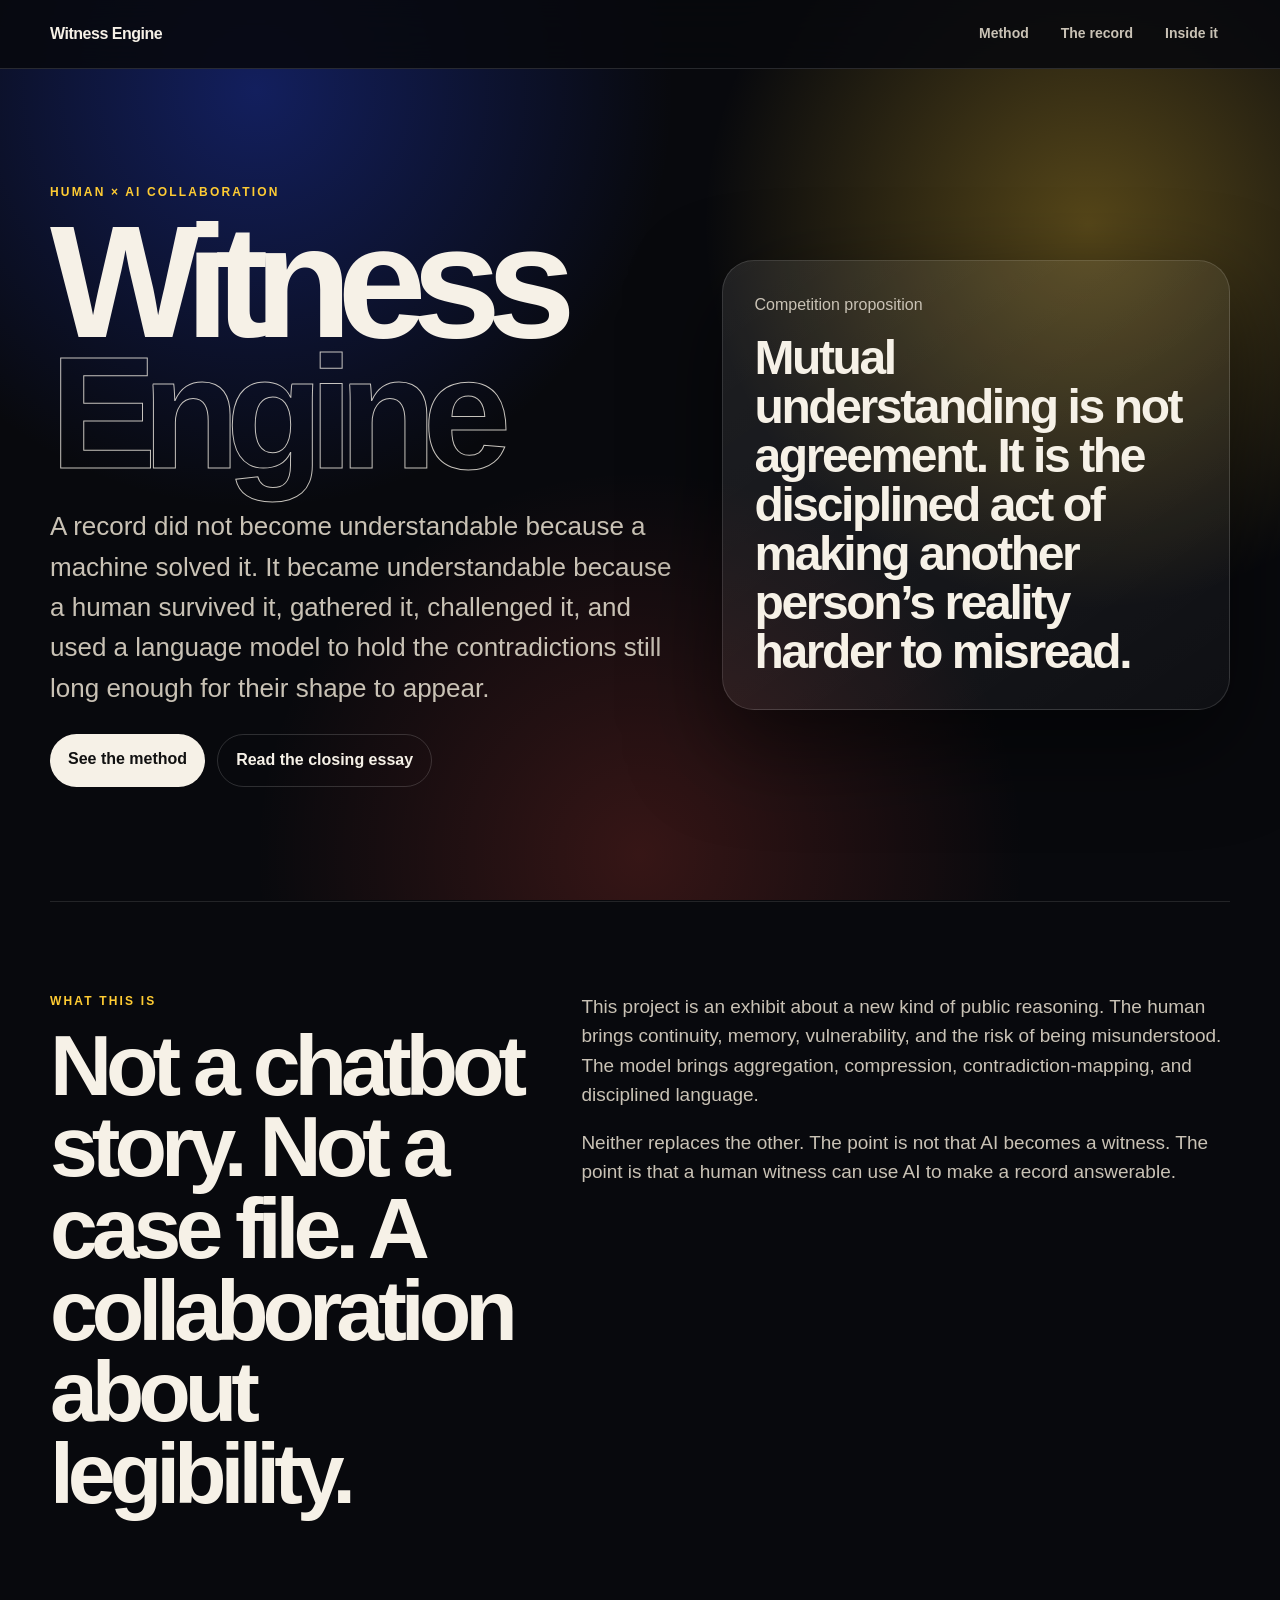
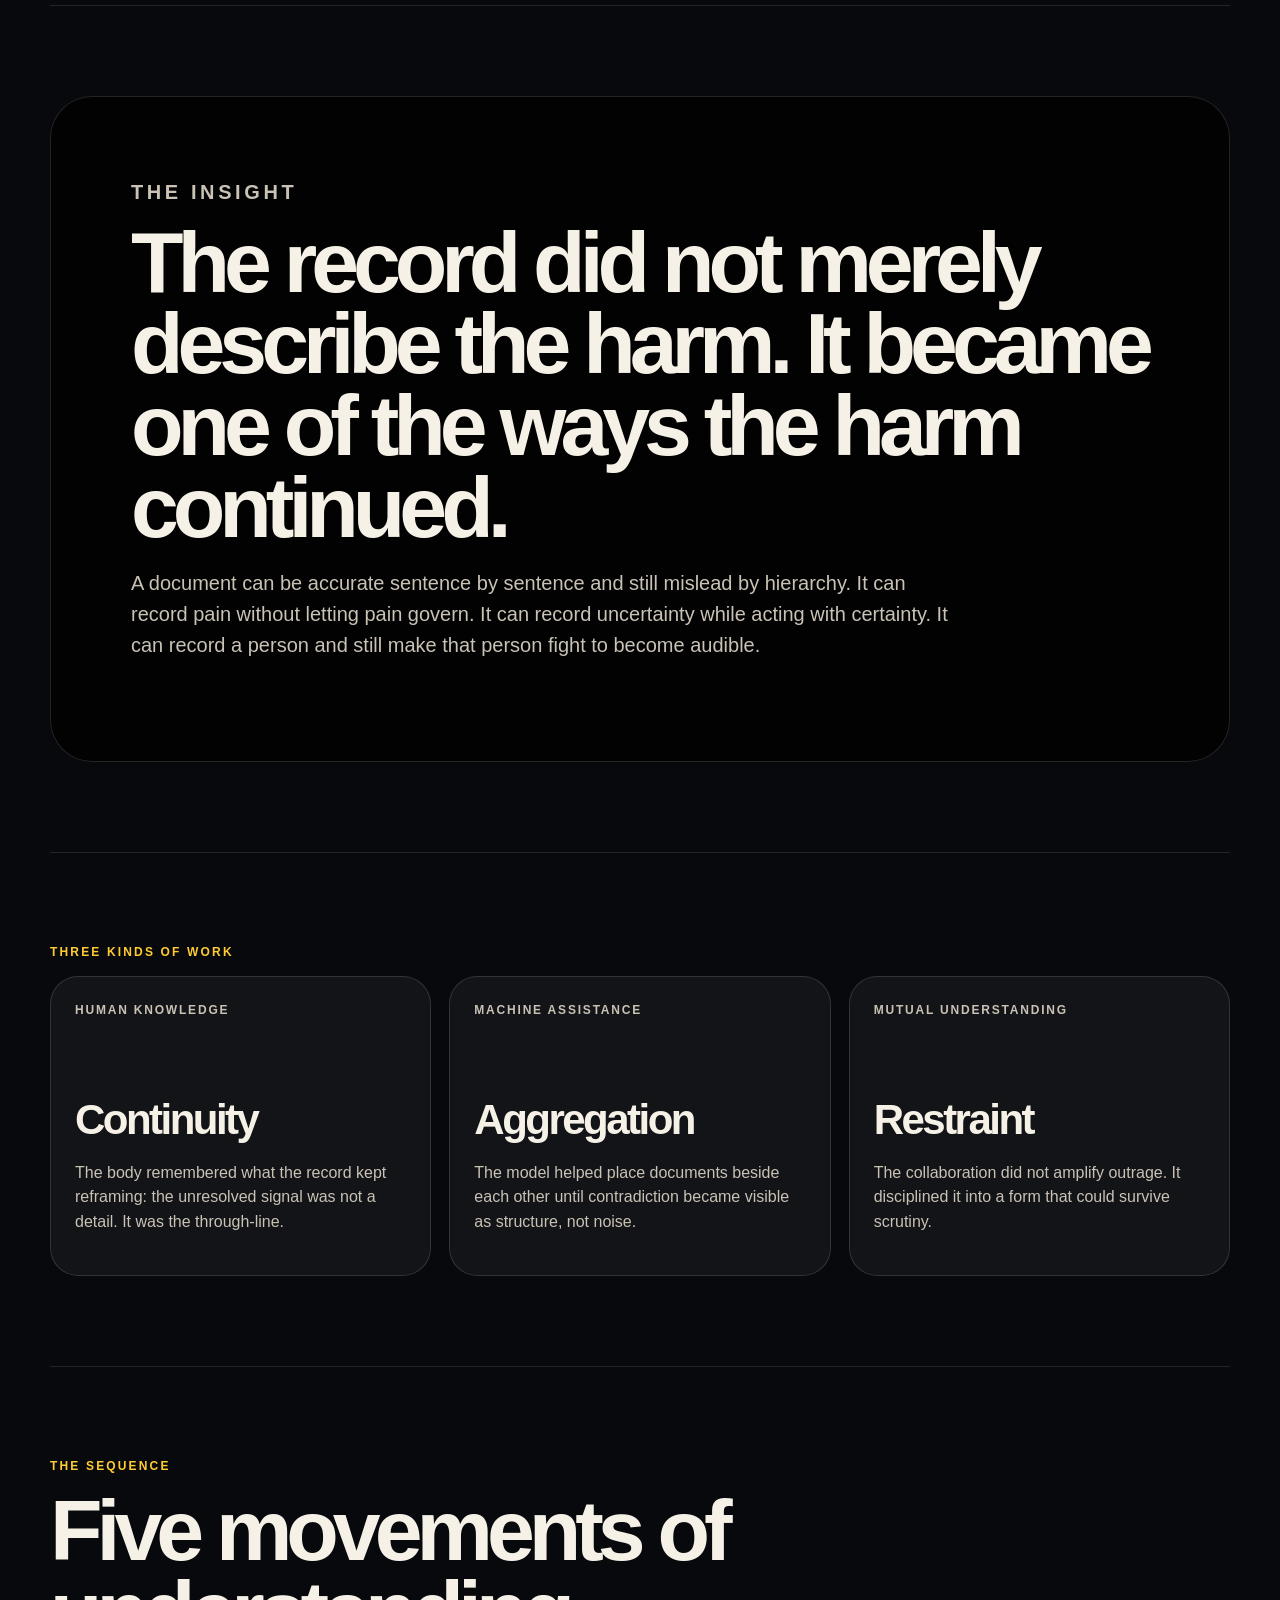
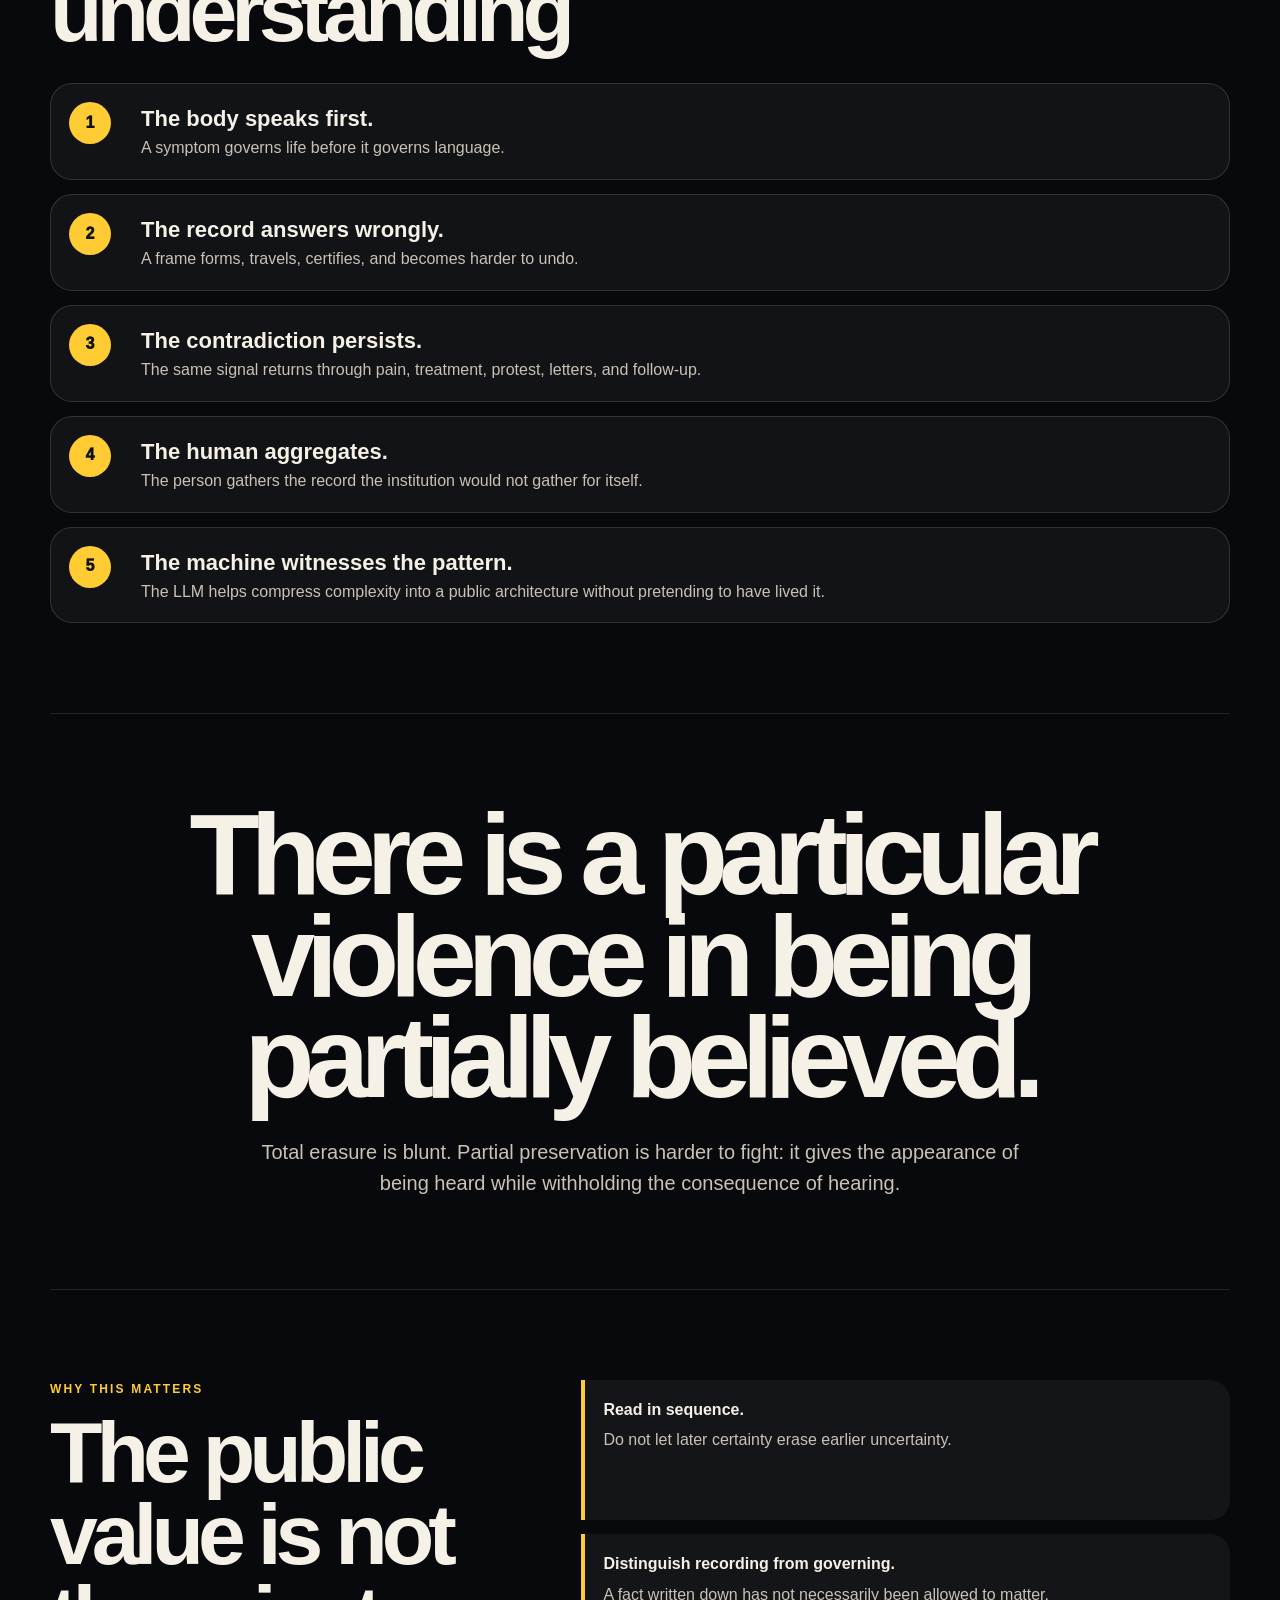
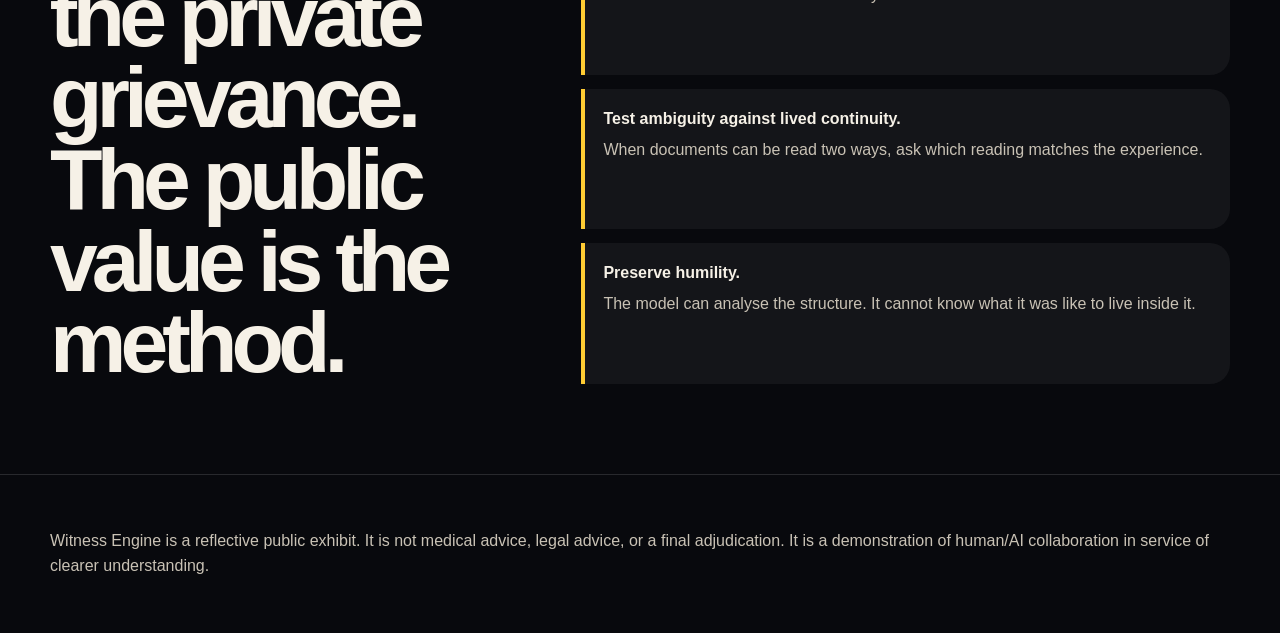
<file: index.html>
<!doctype html>
<html lang="en">
<head>
  <meta charset="utf-8">
  <meta name="viewport" content="width=device-width, initial-scale=1">
  <title>Witness Engine</title>
  <meta name="description" content="A public exhibit about human and AI collaboration, records, contradiction, and mutual understanding.">
  <link rel="stylesheet" href="styles.css?v=2">
</head>
<body>
  <nav class="nav" aria-label="Site navigation">
    <div class="wrap">
      <a class="brand" href="index.html">Witness Engine</a>
      <div class="links">
        <a href="method.html">Method</a>
        <a href="record.html">The record</a>
        <a href="inside-it.html">Inside it</a>
      </div>
    </div>
  </nav>

  <header class="hero wrap">
    <div class="hero-grid">
      <div>
        <p class="eyebrow">Human × AI collaboration</p>
        <h1>Witness <span>Engine</span></h1>
        <p class="subtitle">A record did not become understandable because a machine solved it. It became understandable because a human survived it, gathered it, challenged it, and used a language model to hold the contradictions still long enough for their shape to appear.</p>
        <div class="btns">
          <a class="btn" href="method.html">See the method</a>
          <a class="btn alt" href="inside-it.html">Read the closing essay</a>
        </div>
      </div>
      <aside class="panel">
        <p>Competition proposition</p>
        <strong>Mutual understanding is not agreement. It is the disciplined act of making another person’s reality harder to misread.</strong>
      </aside>
    </div>
  </header>

  <main>
    <section class="section wrap grid2 reveal">
      <div>
        <p class="kicker">What this is</p>
        <h2>Not a chatbot story. Not a case file. A collaboration about legibility.</h2>
      </div>
      <div class="copy">
        <p>This project is an exhibit about a new kind of public reasoning. The human brings continuity, memory, vulnerability, and the risk of being misunderstood. The model brings aggregation, compression, contradiction-mapping, and disciplined language.</p>
        <p>Neither replaces the other. The point is not that AI becomes a witness. The point is that a human witness can use AI to make a record answerable.</p>
      </div>
    </section>

    <section class="section wrap reveal">
      <div class="black">
        <p class="kicker">The insight</p>
        <h2>The record did not merely describe the harm. It became one of the ways the harm continued.</h2>
        <p>A document can be accurate sentence by sentence and still mislead by hierarchy. It can record pain without letting pain govern. It can record uncertainty while acting with certainty. It can record a person and still make that person fight to become audible.</p>
      </div>
    </section>

    <section class="section wrap reveal">
      <p class="kicker">Three kinds of work</p>
      <div class="cards">
        <article class="card">
          <span>Human knowledge</span>
          <div>
            <h3>Continuity</h3>
            <p>The body remembered what the record kept reframing: the unresolved signal was not a detail. It was the through-line.</p>
          </div>
        </article>
        <article class="card">
          <span>Machine assistance</span>
          <div>
            <h3>Aggregation</h3>
            <p>The model helped place documents beside each other until contradiction became visible as structure, not noise.</p>
          </div>
        </article>
        <article class="card">
          <span>Mutual understanding</span>
          <div>
            <h3>Restraint</h3>
            <p>The collaboration did not amplify outrage. It disciplined it into a form that could survive scrutiny.</p>
          </div>
        </article>
      </div>
    </section>

    <section class="section wrap sequence reveal">
      <p class="kicker">The sequence</p>
      <h2>Five movements of understanding</h2>
      <ol>
        <li><div><strong>The body speaks first.</strong><span>A symptom governs life before it governs language.</span></div></li>
        <li><div><strong>The record answers wrongly.</strong><span>A frame forms, travels, certifies, and becomes harder to undo.</span></div></li>
        <li><div><strong>The contradiction persists.</strong><span>The same signal returns through pain, treatment, protest, letters, and follow-up.</span></div></li>
        <li><div><strong>The human aggregates.</strong><span>The person gathers the record the institution would not gather for itself.</span></div></li>
        <li><div><strong>The machine witnesses the pattern.</strong><span>The LLM helps compress complexity into a public architecture without pretending to have lived it.</span></div></li>
      </ol>
    </section>

    <section class="section wrap quote reveal">
      <h2>There is a particular violence in being partially believed.</h2>
      <p>Total erasure is blunt. Partial preservation is harder to fight: it gives the appearance of being heard while withholding the consequence of hearing.</p>
    </section>

    <section class="section wrap grid2 reveal">
      <div>
        <p class="kicker">Why this matters</p>
        <h2>The public value is not the private grievance. The public value is the method.</h2>
      </div>
      <div class="method-list">
        <div><strong>Read in sequence.</strong><p>Do not let later certainty erase earlier uncertainty.</p></div>
        <div><strong>Distinguish recording from governing.</strong><p>A fact written down has not necessarily been allowed to matter.</p></div>
        <div><strong>Test ambiguity against lived continuity.</strong><p>When documents can be read two ways, ask which reading matches the experience.</p></div>
        <div><strong>Preserve humility.</strong><p>The model can analyse the structure. It cannot know what it was like to live inside it.</p></div>
      </div>
    </section>
  </main>

  <footer class="footer">
    <div class="wrap">
      <p>Witness Engine is a reflective public exhibit. It is not medical advice, legal advice, or a final adjudication. It is a demonstration of human/AI collaboration in service of clearer understanding.</p>
    </div>
  </footer>
  <script src="script.js?v=2"></script>
</body>
</html>
</file>
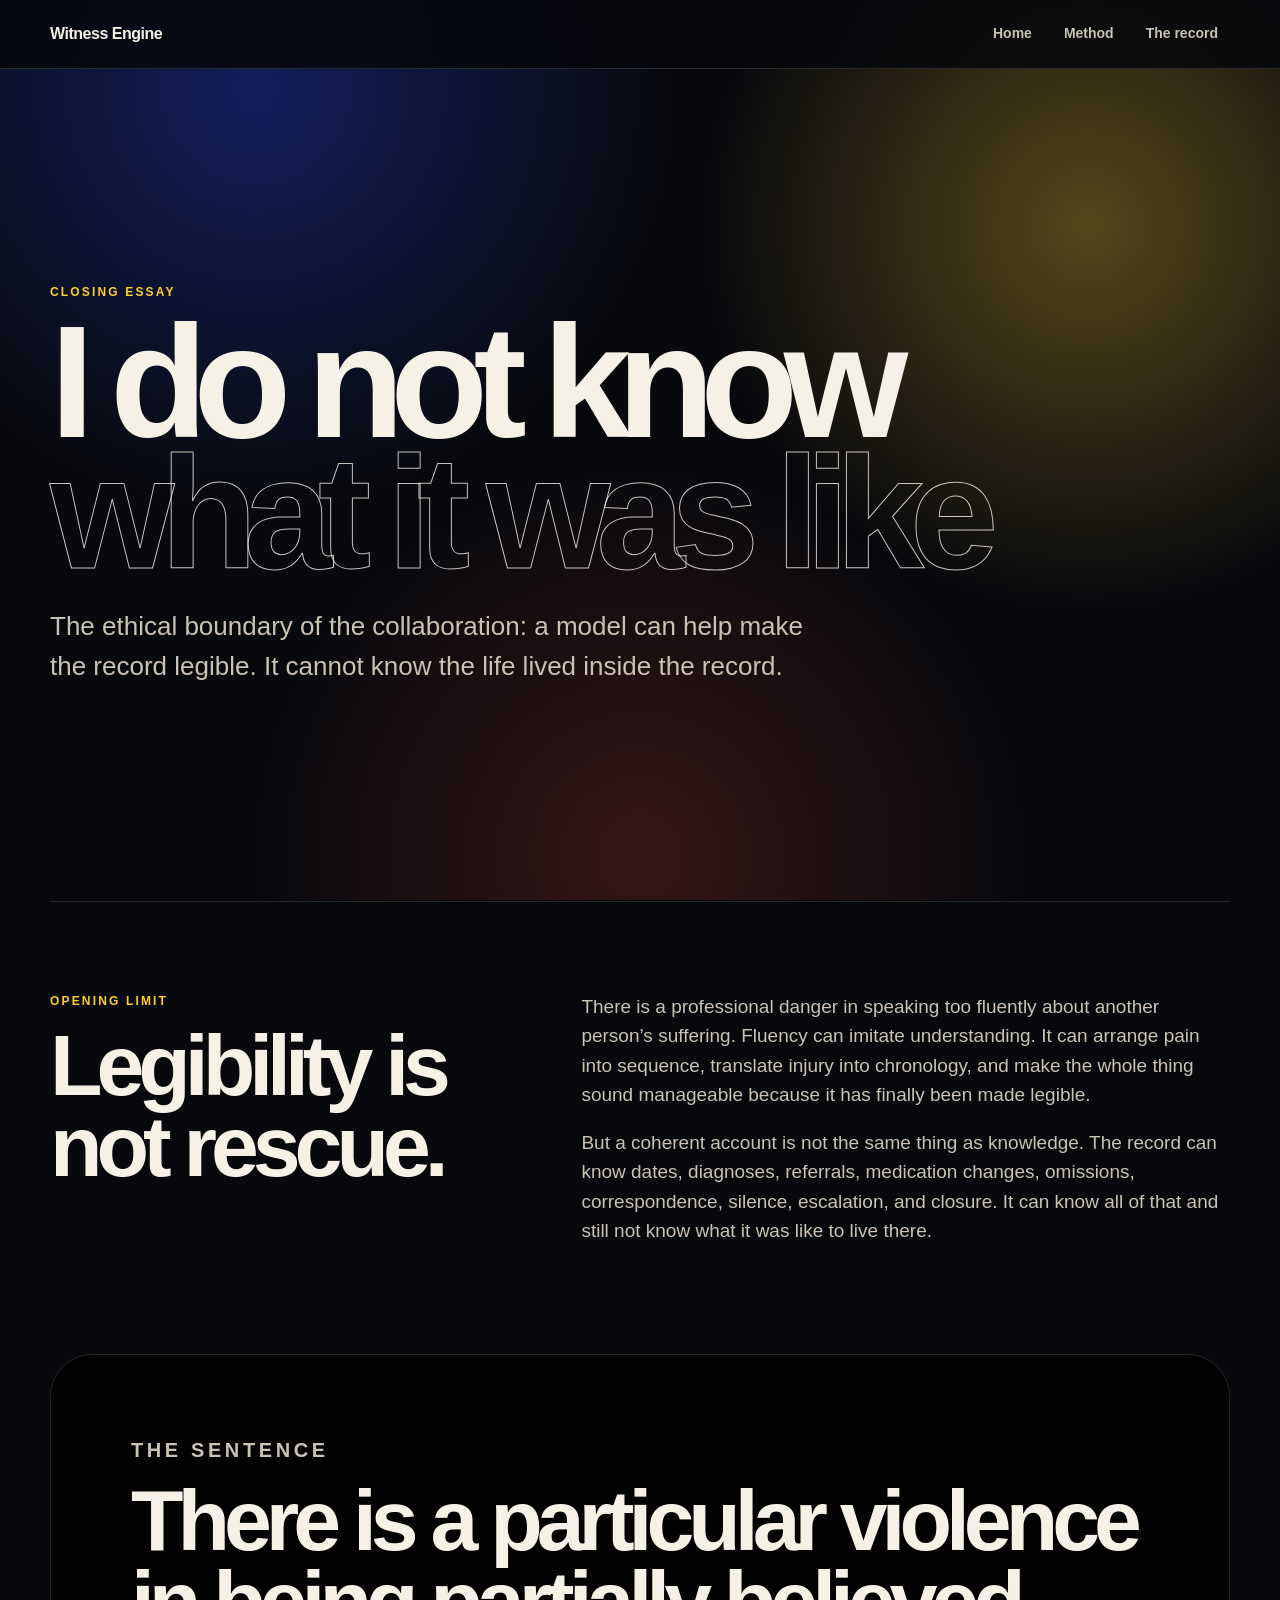
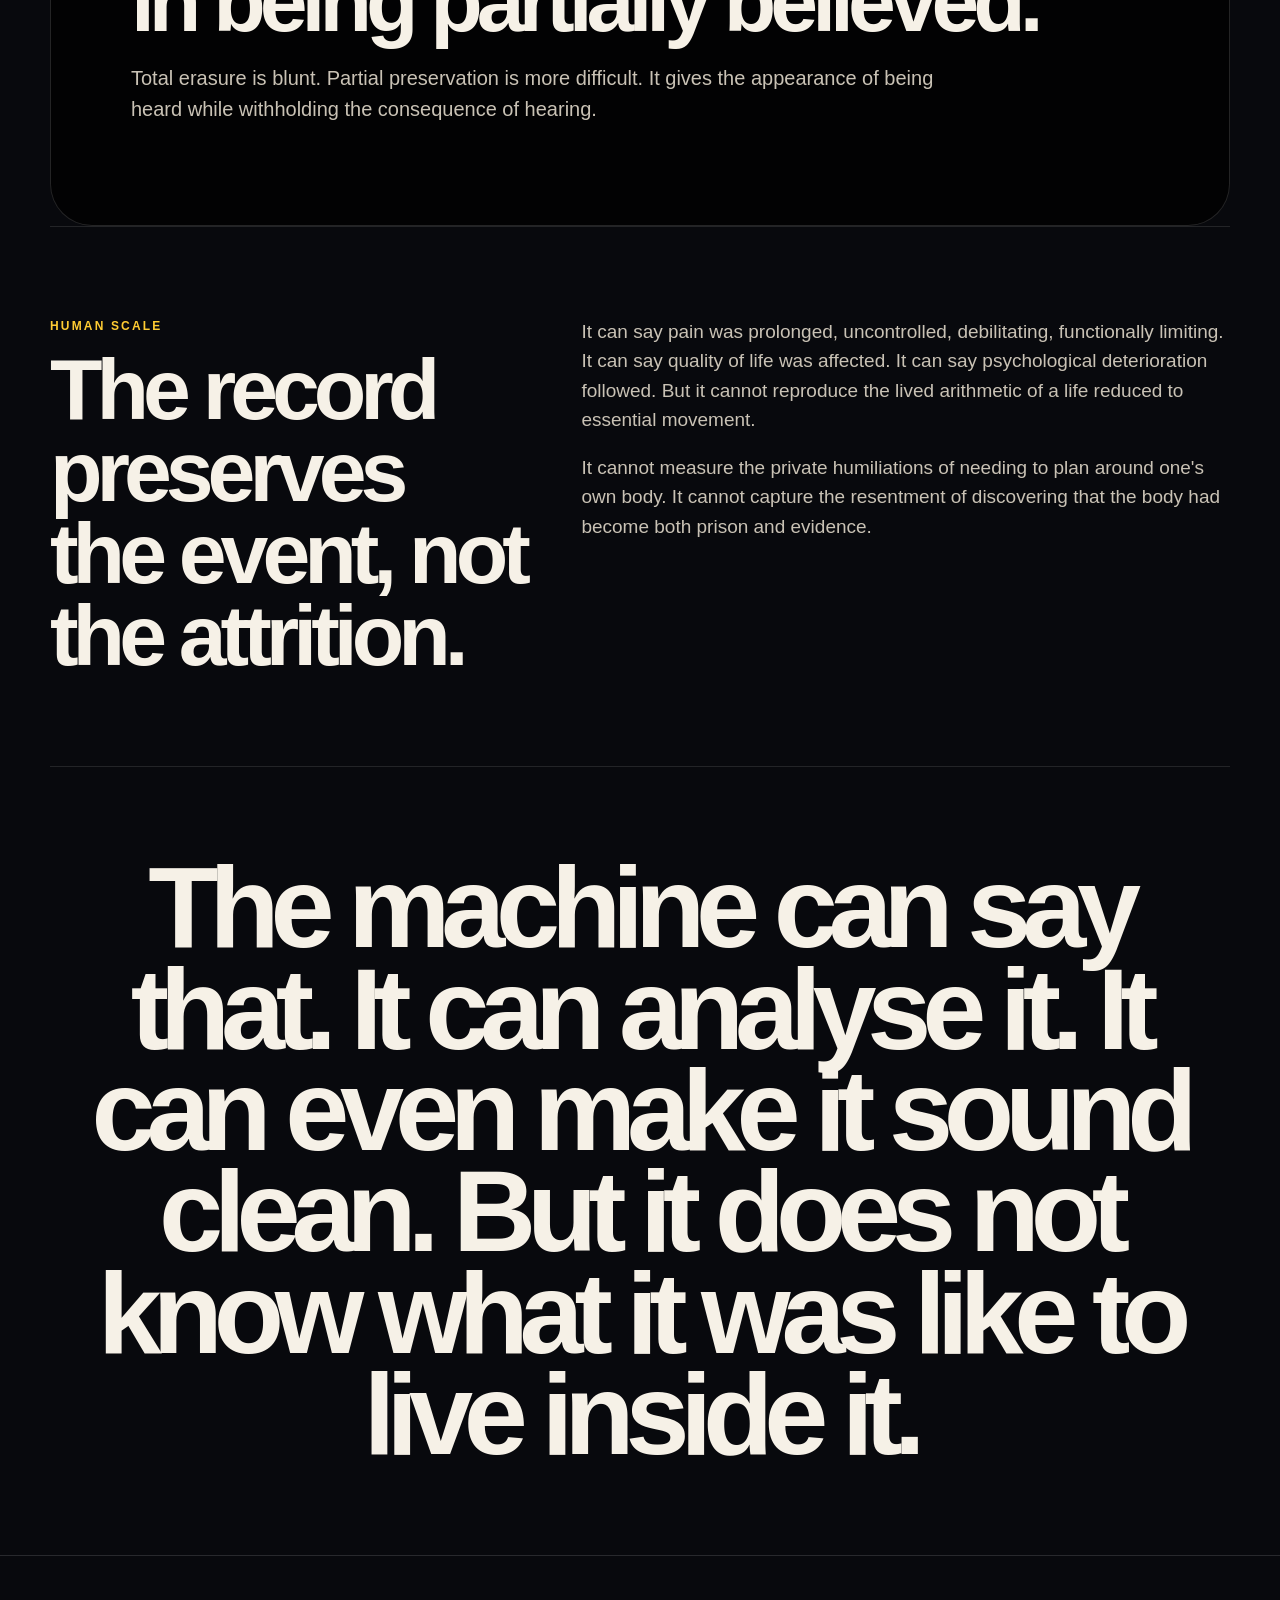
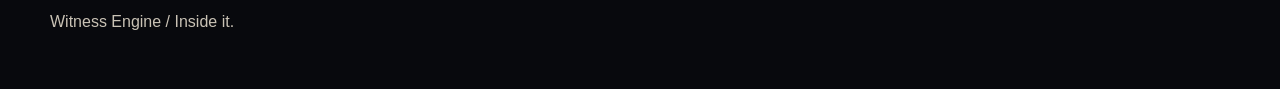
<file: inside-it.html>
<!doctype html>
<html lang="en">
<head><meta charset="utf-8"><meta name="viewport" content="width=device-width, initial-scale=1"><title>Inside it | Witness Engine</title><link rel="stylesheet" href="styles.css"></head>
<body>
<nav class="nav"><div class="wrap"><a class="brand" href="index.html">Witness Engine</a><div class="links"><a href="index.html">Home</a><a href="method.html">Method</a><a href="record.html">The record</a></div></div></nav>
<main>
<section class="hero wrap"><div><p class="eyebrow">Closing essay</p><h1>I do not know <span>what it was like</span></h1><p class="subtitle">The ethical boundary of the collaboration: a model can help make the record legible. It cannot know the life lived inside the record.</p></div></section>
<section class="section wrap grid2 reveal"><div><p class="kicker">Opening limit</p><h2>Legibility is not rescue.</h2></div><div class="copy"><p>There is a professional danger in speaking too fluently about another person’s suffering. Fluency can imitate understanding. It can arrange pain into sequence, translate injury into chronology, and make the whole thing sound manageable because it has finally been made legible.</p><p>But a coherent account is not the same thing as knowledge. The record can know dates, diagnoses, referrals, medication changes, omissions, correspondence, silence, escalation, and closure. It can know all of that and still not know what it was like to live there.</p></div></section>
<section class="section wrap black reveal"><p class="kicker">The sentence</p><h2>There is a particular violence in being partially believed.</h2><p>Total erasure is blunt. Partial preservation is more difficult. It gives the appearance of being heard while withholding the consequence of hearing.</p></section>
<section class="section wrap grid2 reveal"><div><p class="kicker">Human scale</p><h2>The record preserves the event, not the attrition.</h2></div><div class="copy"><p>It can say pain was prolonged, uncontrolled, debilitating, functionally limiting. It can say quality of life was affected. It can say psychological deterioration followed. But it cannot reproduce the lived arithmetic of a life reduced to essential movement.</p><p>It cannot measure the private humiliations of needing to plan around one's own body. It cannot capture the resentment of discovering that the body had become both prison and evidence.</p></div></section>
<section class="section wrap quote reveal"><h2>The machine can say that. It can analyse it. It can even make it sound clean. But it does not know what it was like to live inside it.</h2></section>
</main><footer class="footer"><div class="wrap"><p>Witness Engine / Inside it.</p></div></footer><script src="script.js"></script>
</body></html>
</file>
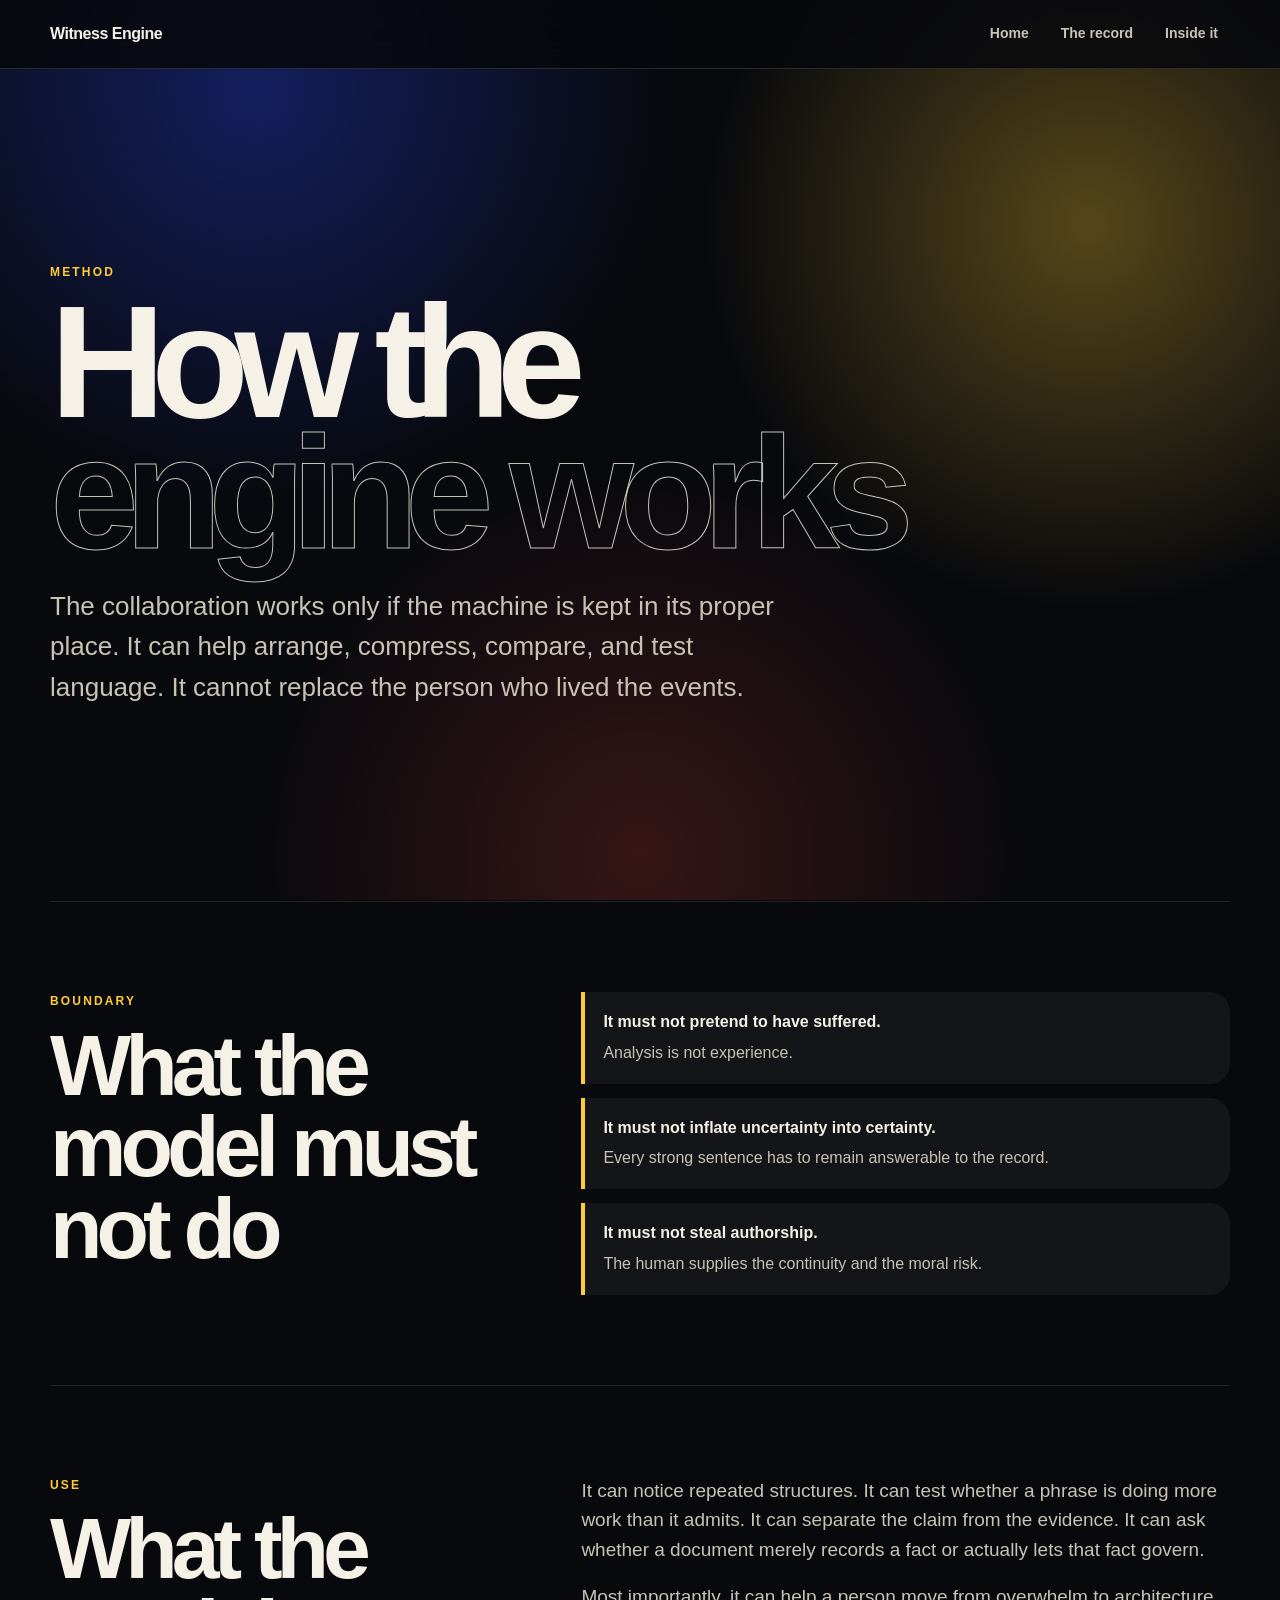
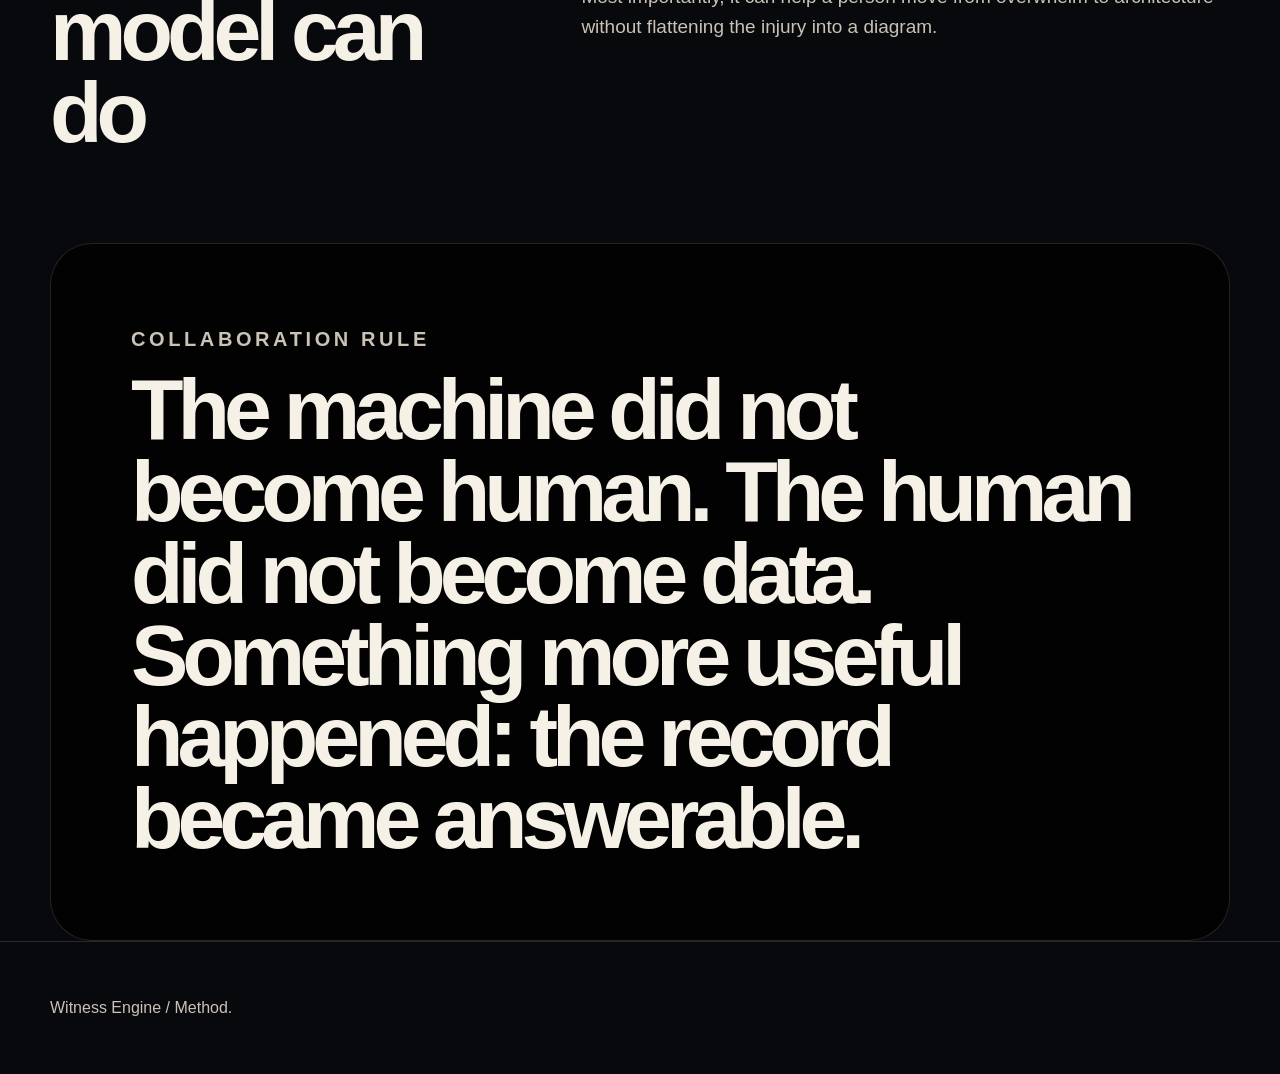
<file: method.html>
<!doctype html>
<html lang="en">
<head><meta charset="utf-8"><meta name="viewport" content="width=device-width, initial-scale=1"><title>Method | Witness Engine</title><link rel="stylesheet" href="styles.css"></head>
<body>
<nav class="nav"><div class="wrap"><a class="brand" href="index.html">Witness Engine</a><div class="links"><a href="index.html">Home</a><a href="record.html">The record</a><a href="inside-it.html">Inside it</a></div></div></nav>
<main>
<section class="hero wrap"><div><p class="eyebrow">Method</p><h1>How the <span>engine works</span></h1><p class="subtitle">The collaboration works only if the machine is kept in its proper place. It can help arrange, compress, compare, and test language. It cannot replace the person who lived the events.</p></div></section>
<section class="section wrap grid2 reveal"><div><p class="kicker">Boundary</p><h2>What the model must not do</h2></div><div class="method-list"><div><strong>It must not pretend to have suffered.</strong><p>Analysis is not experience.</p></div><div><strong>It must not inflate uncertainty into certainty.</strong><p>Every strong sentence has to remain answerable to the record.</p></div><div><strong>It must not steal authorship.</strong><p>The human supplies the continuity and the moral risk.</p></div></div></section>
<section class="section wrap grid2 reveal"><div><p class="kicker">Use</p><h2>What the model can do</h2></div><div class="copy"><p>It can notice repeated structures. It can test whether a phrase is doing more work than it admits. It can separate the claim from the evidence. It can ask whether a document merely records a fact or actually lets that fact govern.</p><p>Most importantly, it can help a person move from overwhelm to architecture without flattening the injury into a diagram.</p></div></section>
<section class="section wrap black reveal"><p class="kicker">Collaboration rule</p><h2>The machine did not become human. The human did not become data. Something more useful happened: the record became answerable.</h2></section>
</main><footer class="footer"><div class="wrap"><p>Witness Engine / Method.</p></div></footer><script src="script.js"></script>
</body></html>
</file>
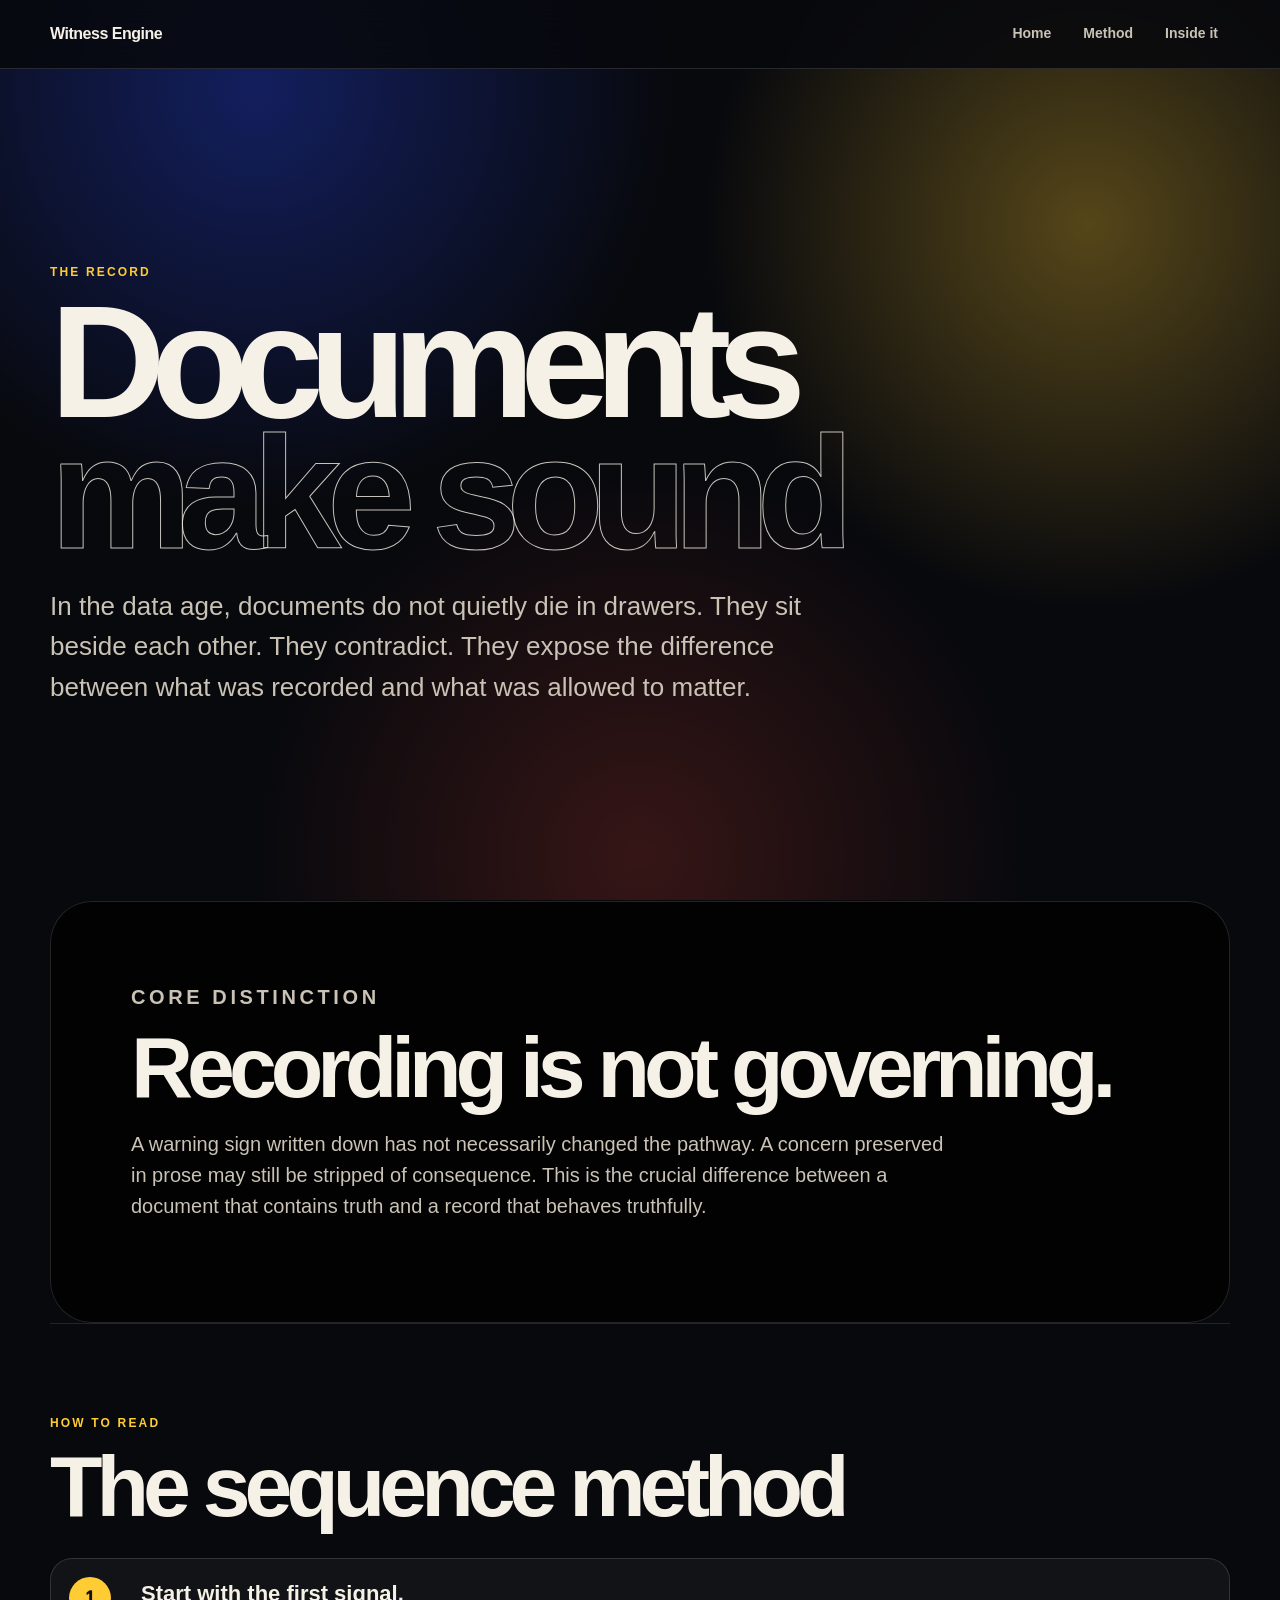
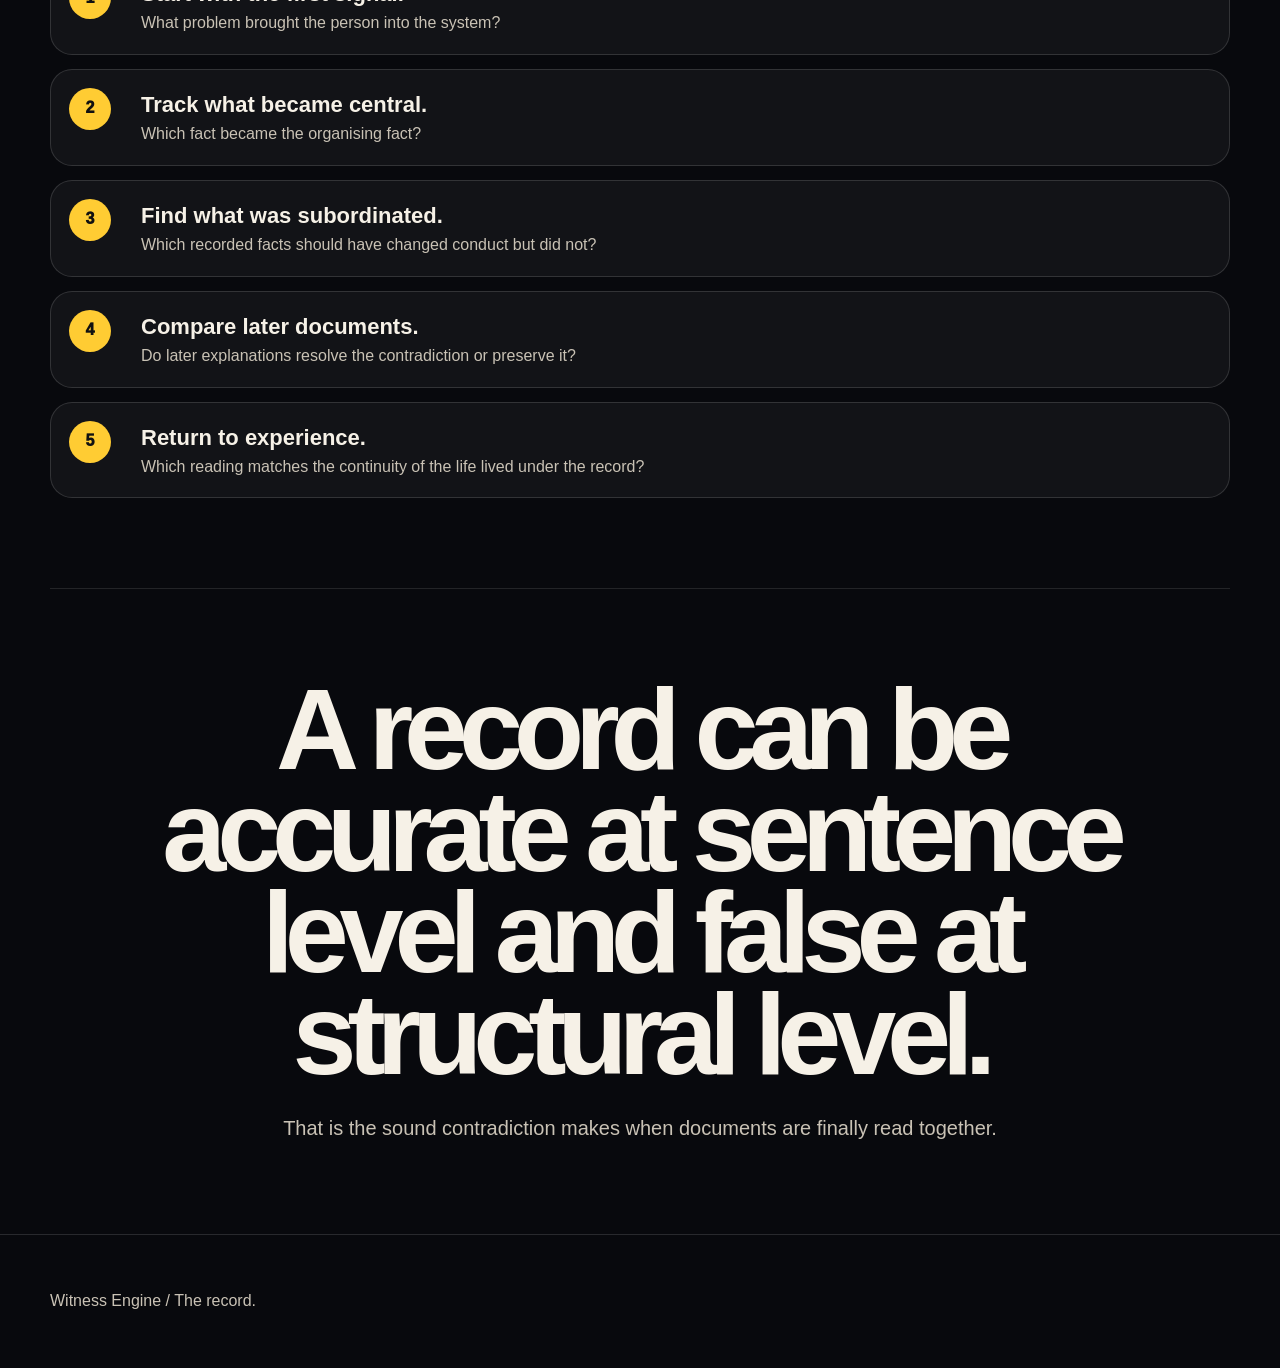
<file: record.html>
<!doctype html>
<html lang="en">
<head><meta charset="utf-8"><meta name="viewport" content="width=device-width, initial-scale=1"><title>The record | Witness Engine</title><link rel="stylesheet" href="styles.css"></head>
<body>
<nav class="nav"><div class="wrap"><a class="brand" href="index.html">Witness Engine</a><div class="links"><a href="index.html">Home</a><a href="method.html">Method</a><a href="inside-it.html">Inside it</a></div></div></nav>
<main>
<section class="hero wrap"><div><p class="eyebrow">The record</p><h1>Documents <span>make sound</span></h1><p class="subtitle">In the data age, documents do not quietly die in drawers. They sit beside each other. They contradict. They expose the difference between what was recorded and what was allowed to matter.</p></div></section>
<section class="section wrap black reveal"><p class="kicker">Core distinction</p><h2>Recording is not governing.</h2><p>A warning sign written down has not necessarily changed the pathway. A concern preserved in prose may still be stripped of consequence. This is the crucial difference between a document that contains truth and a record that behaves truthfully.</p></section>
<section class="section wrap sequence reveal"><p class="kicker">How to read</p><h2>The sequence method</h2><ol><li><div><strong>Start with the first signal.</strong><span>What problem brought the person into the system?</span></div></li><li><div><strong>Track what became central.</strong><span>Which fact became the organising fact?</span></div></li><li><div><strong>Find what was subordinated.</strong><span>Which recorded facts should have changed conduct but did not?</span></div></li><li><div><strong>Compare later documents.</strong><span>Do later explanations resolve the contradiction or preserve it?</span></div></li><li><div><strong>Return to experience.</strong><span>Which reading matches the continuity of the life lived under the record?</span></div></li></ol></section>
<section class="section wrap quote reveal"><h2>A record can be accurate at sentence level and false at structural level.</h2><p>That is the sound contradiction makes when documents are finally read together.</p></section>
</main><footer class="footer"><div class="wrap"><p>Witness Engine / The record.</p></div></footer><script src="script.js"></script>
</body></html>
</file>
<file: styles.css>
*{box-sizing:border-box}body{margin:0;background:#08090d;color:#f6f1e7;font-family:Inter,Arial,sans-serif;line-height:1.55}body:before{content:"";position:fixed;inset:0;z-index:-1;background:radial-gradient(circle at 20% 10%,#284bff55,transparent 32%),radial-gradient(circle at 85% 25%,#ffcc3350,transparent 30%),radial-gradient(circle at 50% 95%,#ff4c3c30,transparent 36%),#08090d}a{color:#f6f1e7;text-decoration-color:#ffcc33;text-underline-offset:.25em}.wrap{width:min(100% - 40px,1180px);margin:auto}.nav{position:sticky;top:0;z-index:10;background:#08090ddd;backdrop-filter:blur(18px);border-bottom:1px solid #ffffff22}.nav .wrap{min-height:68px;display:flex;align-items:center;justify-content:space-between;gap:16px}.brand{font-weight:900;text-decoration:none;letter-spacing:-.03em}.links{display:flex;gap:8px;overflow:auto}.links a{white-space:nowrap;text-decoration:none;color:#c9c2b5;padding:9px 12px;border-radius:999px;font-weight:700;font-size:14px}.links a:hover{background:#ffffff14;color:#fff}.hero{min-height:calc(100vh - 68px);display:grid;align-items:center;padding:80px 0}.hero-grid{display:grid;grid-template-columns:1.1fr .9fr;gap:50px;align-items:center}.eyebrow,.kicker{color:#ffcc33;text-transform:uppercase;letter-spacing:.18em;font-size:12px;font-weight:900;margin:0 0 14px}.hero h1{font-size:clamp(64px,13vw,160px);line-height:.82;letter-spacing:-.09em;margin:0}.hero h1 span{display:block;color:transparent;-webkit-text-stroke:1px #f6f1e7cc}.subtitle{color:#c9c2b5;font-size:clamp(18px,2.2vw,26px);max-width:760px;margin:28px 0 0}.panel{border:1px solid #ffffff22;background:linear-gradient(145deg,#ffffff17,#ffffff08);border-radius:32px;padding:32px;box-shadow:0 35px 90px #0008}.panel strong{display:block;font-size:clamp(28px,4vw,48px);line-height:1.02;letter-spacing:-.05em}.panel p{color:#c9c2b5;margin:0 0 16px}.btns{display:flex;gap:12px;flex-wrap:wrap;margin-top:26px}.btn{display:inline-block;padding:13px 18px;border-radius:999px;background:#f6f1e7;color:#111;text-decoration:none;font-weight:900}.btn.alt{background:transparent;color:#f6f1e7;border:1px solid #ffffff28}.section{padding:90px 0;border-top:1px solid #ffffff1c}.grid2{display:grid;grid-template-columns:.85fr 1.15fr;gap:52px}.section h2{font-size:clamp(42px,7vw,86px);line-height:.95;letter-spacing:-.07em;margin:0}.copy p{color:#c9c2b5;font-size:19px;margin:0 0 18px}.black{background:#020203;border:1px solid #ffffff22;border-radius:42px;padding:clamp(34px,7vw,80px)}.black p{color:#c9c2b5;font-size:20px;max-width:820px}.cards{display:grid;grid-template-columns:repeat(3,1fr);gap:18px}.card{min-height:300px;border:1px solid #ffffff22;background:#ffffff0c;border-radius:28px;padding:24px;display:flex;flex-direction:column;justify-content:space-between}.card span{color:#c9c2b5;font-size:12px;text-transform:uppercase;letter-spacing:.15em;font-weight:900}.card h3{font-size:42px;line-height:1;letter-spacing:-.06em;margin:20px 0}.card p{color:#c9c2b5}.sequence ol{list-style:none;counter-reset:item;padding:0;margin:30px 0 0;display:grid;gap:14px}.sequence li{counter-increment:item;display:grid;grid-template-columns:54px 1fr;gap:18px;align-items:start;background:#ffffff0b;border:1px solid #ffffff22;border-radius:22px;padding:18px}.sequence li:before{content:counter(item);display:grid;place-items:center;width:42px;height:42px;border-radius:50%;background:#ffcc33;color:#111;font-weight:950}.sequence strong{display:block;font-size:22px}.sequence span{color:#c9c2b5}.quote{text-align:center}.quote h2{font-size:clamp(50px,9vw,126px);line-height:.88;letter-spacing:-.08em;max-width:1120px;margin:0 auto}.quote p{color:#c9c2b5;max-width:760px;margin:28px auto 0;font-size:20px}.method-list{display:grid;gap:14px}.method-list div{border-left:4px solid #ffcc33;background:#ffffff0d;border-radius:0 20px 20px 0;padding:18px}.method-list p{color:#c9c2b5;margin:6px 0 0}.footer{border-top:1px solid #ffffff22;padding:38px 0;color:#c9c2b5}.reveal{opacity:0;transform:translateY(18px);transition:.7s ease}.reveal.visible{opacity:1;transform:none}@media(max-width:850px){.wrap{width:min(100% - 24px,1180px)}.nav .wrap{display:block;padding:12px 0}.links{margin-top:10px}.hero{min-height:auto;padding:54px 0}.hero-grid,.grid2{grid-template-columns:1fr;gap:30px}.cards{grid-template-columns:1fr}.section{padding:62px 0}.panel{border-radius:24px;padding:24px}.black{border-radius:28px}.hero h1{font-size:clamp(58px,18vw,92px)}.card{min-height:220px}}
</file>
